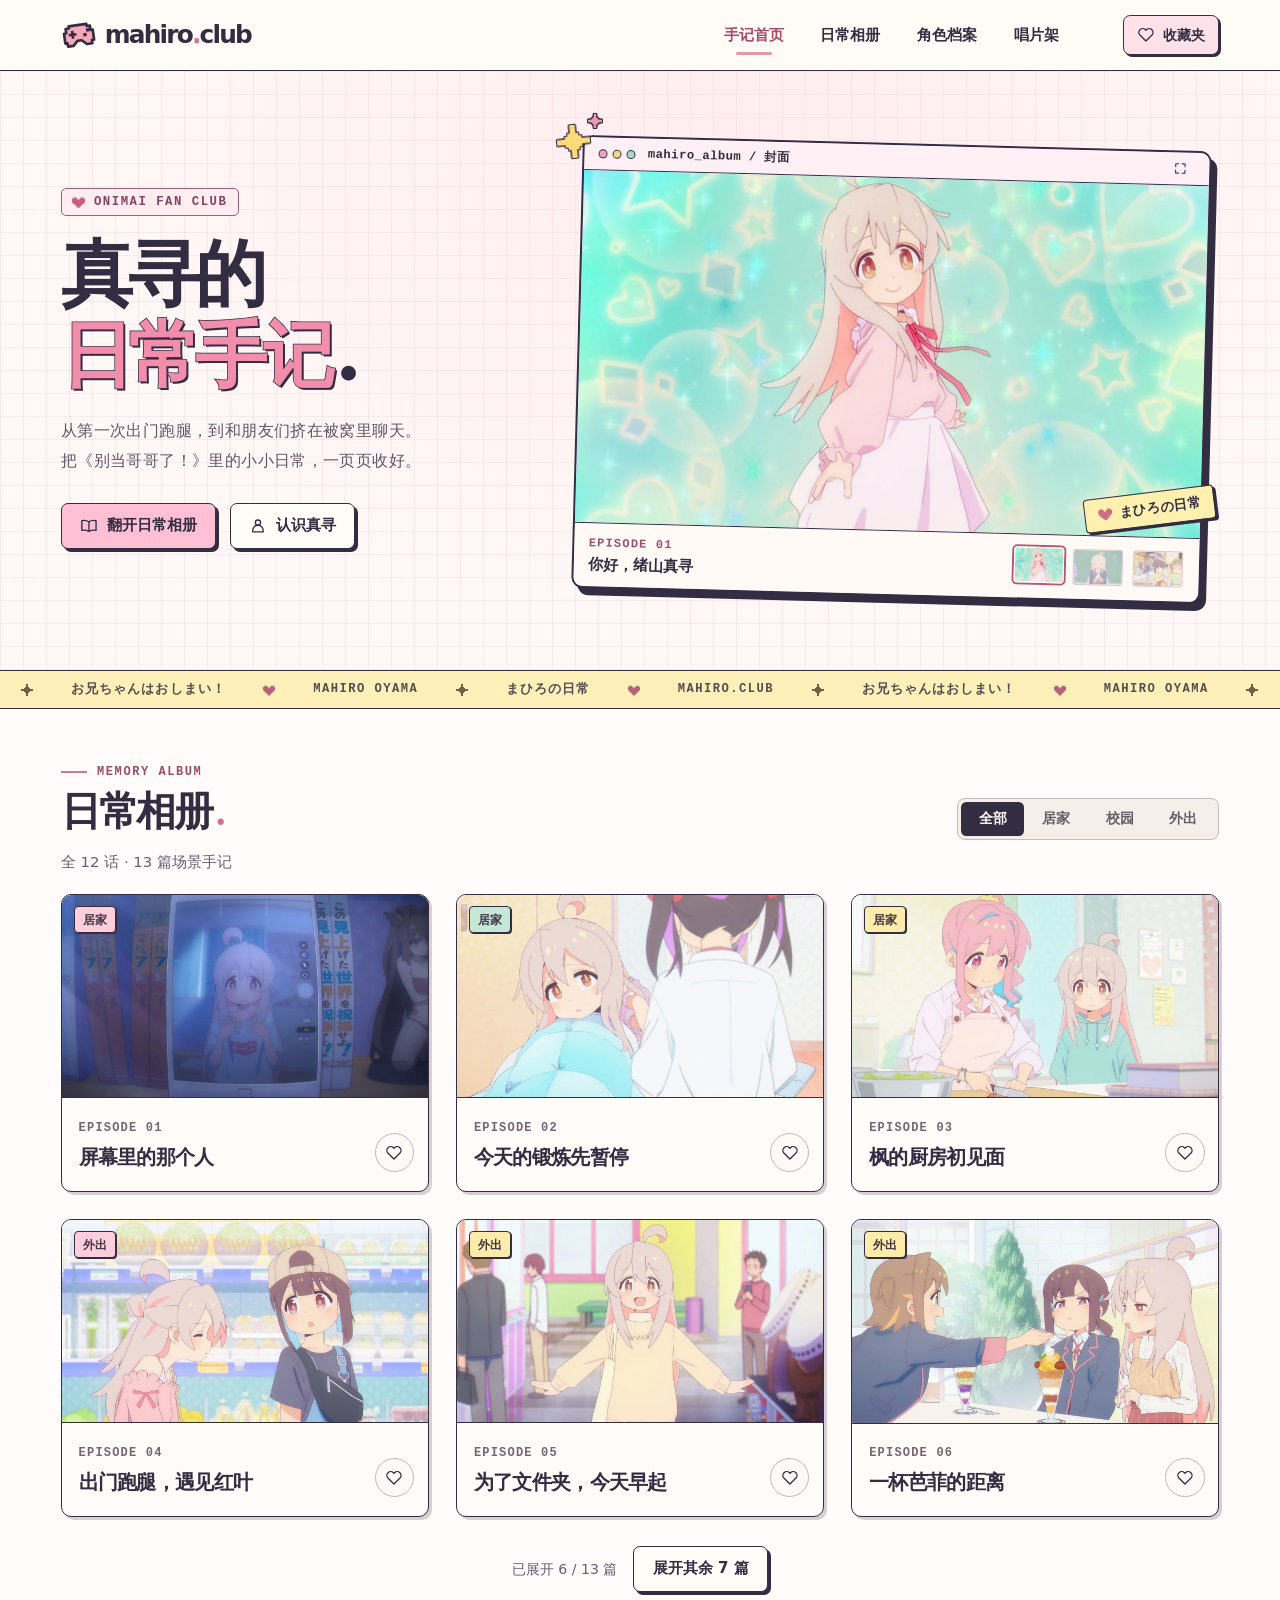
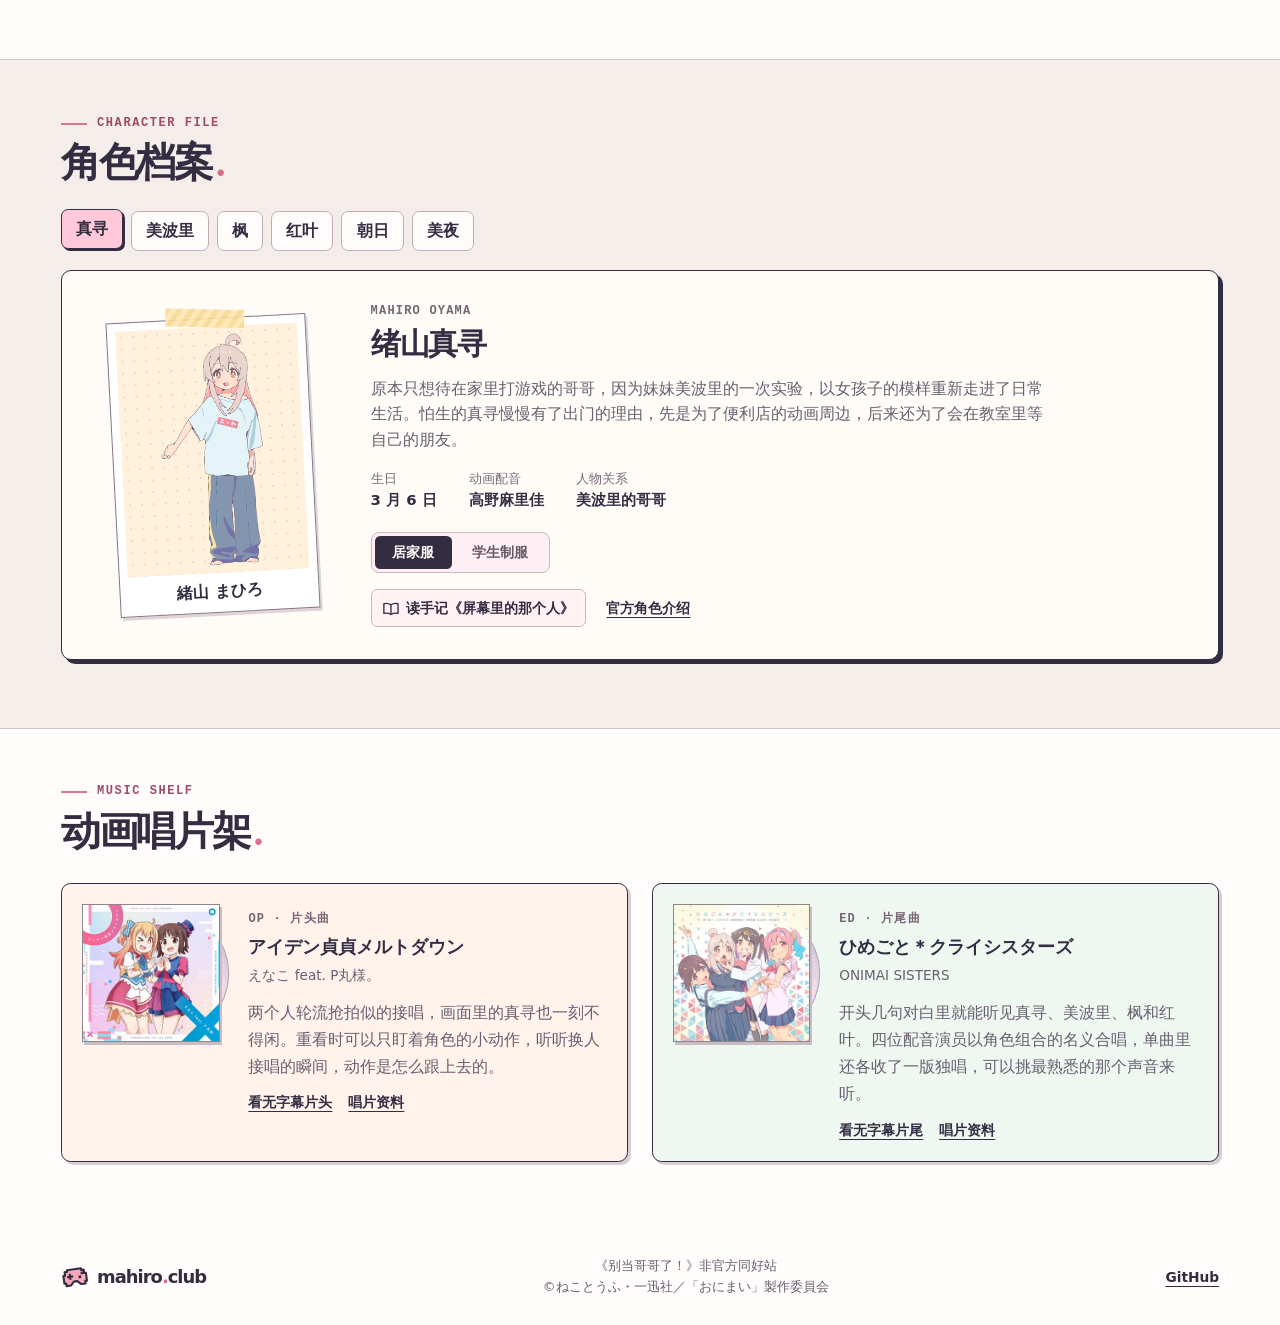
<file: public/index.html>
<!doctype html>
<html lang="zh-CN">
<head>
  <meta charset="utf-8">
  <meta name="viewport" content="width=device-width,initial-scale=1">
  <meta name="theme-color" content="#fff9f4">
  <title>真寻的日常手记 · mahiro.club</title>
  <meta name="description" content="翻开绪山真寻的日常手记。在《别当哥哥了！》非官方同好站里，翻阅全 12 话的场景手记，认识真寻与伙伴们，收藏喜欢的动画瞬间。">
  <meta property="og:type" content="website">
  <meta property="og:locale" content="zh_CN">
  <meta property="og:title" content="真寻的日常手记 · mahiro.club">
  <meta property="og:description" content="从第一次出门跑腿，到和朋友们挤在被窝里聊天。翻开绪山真寻的动画日常手记。">
  <meta property="og:image" content="https://mahiro.club/assets/cover.webp">
  <meta property="og:url" content="https://mahiro.club/">
  <link rel="canonical" href="https://mahiro.club/">
  <link rel="icon" type="image/svg+xml" href="assets/icon.svg">
  <link rel="preload" as="image" href="assets/cover.webp" fetchpriority="high">
  <link rel="stylesheet" href="style.css">
  <script src="app.js" defer></script>
</head>
<body>
  <svg xmlns="http://www.w3.org/2000/svg" class="symbols" aria-hidden="true">
    <symbol id="i-pad" viewBox="0 0 32 26"><path d="M8 4h16v2h3v4h2v9h-2v3h-5l-4-4h-4l-4 4H5v-3H3v-9h2V6h3Z" fill="#f6a9bb" stroke="currentColor" stroke-width="2.4" stroke-linejoin="round"/><path d="M7 12h7m-3.5-3.5v7" fill="none" stroke="currentColor" stroke-width="2.4"/><path d="M20 12h3v3h-3zm3-4h3v3h-3z" fill="currentColor"/></symbol>
    <symbol id="i-heart" viewBox="0 0 24 24"><path d="M12 20 3.9 12.2a5.2 5.2 0 0 1 7.4-7.3l.7.8.7-.8a5.2 5.2 0 0 1 7.4 7.3Z"/></symbol>
    <symbol id="i-book" viewBox="0 0 24 24"><path d="M12 6.5C9 4.5 6 4.2 2.5 5v13c4-.8 6.4-.4 9.5 1.5 3.1-1.9 5.5-2.3 9.5-1.5V5c-3.5-.8-6.5-.5-9.5 1.5Zm0 0v13"/></symbol>
    <symbol id="i-user" viewBox="0 0 24 24"><circle cx="12" cy="7.5" r="3.5"/><path d="M5 20v-2a7 7 0 0 1 14 0v2Z"/></symbol>
    <symbol id="i-spark" viewBox="0 0 24 24"><path d="m12 2 2.6 7.4L22 12l-7.4 2.6L12 22l-2.6-7.4L2 12l7.4-2.6Z"/></symbol>
    <symbol id="i-x" viewBox="0 0 24 24"><path d="m6 6 12 12M18 6 6 18"/></symbol>
    <symbol id="i-expand" viewBox="0 0 24 24"><path d="M9 4H4v5m11-5h5v5M4 15v5h5m11-5v5h-5"/></symbol>
    <symbol id="i-photo" viewBox="0 0 24 24"><rect x="3" y="4" width="18" height="16" rx="2"/><circle cx="8" cy="9" r="1.4"/><path d="m4 17 5-5 4 4 3-3 5 5"/></symbol>
    <symbol id="i-pixel" viewBox="0 0 20 18"><path d="M2 2h5v2h2v2h2V4h2V2h5v2h2v6h-2v2h-2v2h-2v2h-2v2H8v-2H6v-2H4v-2H2v-2H0V4h2Z" fill="currentColor"/></symbol>
    <symbol id="i-pstar" viewBox="0 0 24 24"><path d="M10 0h4v6h2v2h2v2h6v4h-6v2h-2v2h-2v6h-4v-6H8v-2H6v-2H0v-4h6V8h2V6h2Z" fill="currentColor"/></symbol>
    <symbol id="i-calendar" viewBox="0 0 24 24"><rect x="3" y="5" width="18" height="16" rx="2"/><path d="M7 3v5m10-5v5M3 11h18"/></symbol>
    <symbol id="i-menu" viewBox="0 0 24 24"><path d="M3 6h18M3 12h18M3 18h18"/></symbol>
  </svg>
  <a class="skip" href="#main">跳到正文</a>
  <header>
    <div class="wrap header-inner">
      <a href="#home" class="brand" aria-label="mahiro.club 首页"><svg aria-hidden="true"><use href="#i-pad"/></svg><span>mahiro<span class="brand-dot">.</span>club</span></a>
      <nav aria-label="主导航" id="nav">
        <a href="#home" aria-current="location">手记首页</a><a href="#album">日常相册</a><a href="#profile">角色档案</a><a href="#music">唱片架</a>
      </nav>
      <div class="head-actions">
        <button class="stash" data-stash><svg class="icon"><use href="#i-heart"/></svg><span>收藏夹</span><span class="count" hidden>0</span></button>
        <button class="menu icon-button" aria-controls="nav" aria-expanded="false" aria-label="展开导航"><svg class="icon"><use href="#i-menu"/></svg></button>
      </div>
    </div>
  </header>
  <main id="main">
    <section class="hero" id="home" aria-labelledby="cover-title">
      <div class="wrap hero-layout">
        <div class="hero-copy">
          <div class="intro-label"><svg class="pixel"><use href="#i-pixel"/></svg> ONIMAI FAN CLUB</div>
          <h1 id="cover-title">真寻的<br><span>日常手记</span><i aria-hidden="true">.</i></h1>
          <p>从第一次出门跑腿，到和朋友们挤在被窝里聊天。<br>把《别当哥哥了！》里的小小日常，一页页收好。</p>
          <div class="hero-actions"><a class="button primary" href="#album"><svg class="icon"><use href="#i-book"/></svg>翻开日常相册</a><a class="button secondary" href="#profile"><svg class="icon"><use href="#i-user"/></svg>认识真寻</a></div>
        </div>
        <div class="cover-art" role="group" aria-label="精选封面">
          <svg class="shine s1" aria-hidden="true"><use href="#i-pstar"/></svg><svg class="shine s2" aria-hidden="true"><use href="#i-pstar"/></svg>
          <figure class="window">
            <figcaption class="window-top"><span class="lights" aria-hidden="true"><i></i><i></i><i></i></span><span>mahiro_album / 封面</span><button class="expand" aria-label="查看封面剧照" data-open="cover"><svg class="icon"><use href="#i-expand"/></svg></button></figcaption>
            <div class="cover-photo picture-stack"><img id="cover-image" src="assets/cover.webp" alt="绪山真寻穿着带红色蝴蝶结的粉色上衣，在薄荷绿的星星和爱心前回头微笑。" width="1280" height="720" fetchpriority="high"></div>
            <div class="contact-strip" hidden>
              <div class="cover-caption" aria-live="polite" aria-atomic="true"><span class="entry-name" id="cover-episode">EPISODE 01</span><strong id="cover-name">你好，绪山真寻</strong></div>
              <div class="cover-choices" role="group" aria-label="选择封面画面">
                <button data-cover="cover" aria-pressed="true" aria-label="封面：你好，绪山真寻"><img src="assets/cover.webp" alt="" width="72" height="42"></button>
                <button data-cover="school" aria-pressed="false" aria-label="封面：又一次，自我介绍"><img src="assets/school.webp" alt="" width="72" height="42"></button>
                <button data-cover="spring-trip" aria-pressed="false" aria-label="封面：穿着浴衣，慢慢走"><img src="assets/spring-trip.webp" alt="" width="72" height="42"></button>
              </div>
            </div>
          </figure>
          <div class="sticker" aria-hidden="true"><svg><use href="#i-pixel"/></svg>まひろの日常</div>
        </div>
      </div>
    </section>
    <div class="ribbon" aria-hidden="true"><div class="ribbon-track"><svg><use href="#i-pstar"/></svg><span>お兄ちゃんはおしまい！</span><svg><use href="#i-pixel"/></svg><b>MAHIRO OYAMA</b><svg><use href="#i-pstar"/></svg><span>まひろの日常</span><svg><use href="#i-pixel"/></svg><b>MAHIRO.CLUB</b><svg><use href="#i-pstar"/></svg><span>お兄ちゃんはおしまい！</span><svg><use href="#i-pixel"/></svg><b>MAHIRO OYAMA</b><svg><use href="#i-pstar"/></svg></div></div>
    <section class="album section wrap" id="album" aria-labelledby="album-title">
      <div class="section-head"><div><div class="eyebrow"><span></span> MEMORY ALBUM</div><h2 id="album-title">日常相册<span class="heading-dot">.</span></h2></div>
      <div class="filters album-filters" role="group" aria-label="筛选相册"><button aria-pressed="true" data-filter="all">全部</button><button aria-pressed="false" data-filter="home">居家</button><button aria-pressed="false" data-filter="school">校园</button><button aria-pressed="false" data-filter="out">外出</button></div></div>
      <p class="album-intro">全 12 话 · 13 篇场景手记</p>
      <div class="cards" id="album-cards">
        <article class="card" data-id="mirror" data-category="home" data-episode="01" data-story="午睡醒来，真寻拿起平板，画面里却多了一张完全陌生的脸。呆毛跟着自己动，表情也一模一样。直到美波里来解释昨晚那杯饮料，真寻才意识到，今天最难认出来的人居然是自己。">
          <a class="card-link" href="assets/mirror.webp" data-open="mirror">
            <div class="thumb"><img src="assets/mirror.webp" alt="平板的拍摄画面里，真寻愣愣地看着自己" loading="lazy" width="1280" height="720"><span class="tag pink">居家</span></div>
            <div class="card-text"><span class="entry-name">EPISODE 01</span><h3>屏幕里的那个人</h3></div>
          </a>
          <button class="save icon-button" data-save="mirror" aria-label="收藏《屏幕里的那个人》" aria-pressed="false"><svg class="icon"><use href="#i-heart"/></svg></button>
        </article>
        <article class="card" data-id="rest" data-category="home" data-episode="02" data-story="为了找回从前的体力，真寻给自己布置了肌肉训练，身体却没照着计划走。肚子疼得厉害时，是美波里先弄清了缘由。平日里忙着记录变化的研究者，这时候最要紧的工作，是陪在被窝旁边。">
          <a class="card-link" href="assets/rest.webp" data-open="rest">
            <div class="thumb"><img src="assets/rest.webp" alt="真寻裹着蓝色被子，抬头看向守在身边的美波里" loading="lazy" width="1280" height="720"><span class="tag mint">居家</span></div>
            <div class="card-text"><span class="entry-name">EPISODE 02</span><h3>今天的锻炼先暂停</h3></div>
          </a>
          <button class="save icon-button" data-save="rest" aria-label="收藏《今天的锻炼先暂停》" aria-pressed="false"><svg class="icon"><use href="#i-heart"/></svg></button>
        </article>
        <article class="card" data-id="kitchen" data-category="home" data-episode="03" data-story="美波里的老同学枫初次登门，真寻紧张得连话都不敢多说。直到枫系上围裙，手里忙着做饭，嘴上还照顾着身边的人，真寻才敢凑到料理台旁。后来再听她说起化妆，已经是另一种紧张了。">
          <a class="card-link" href="assets/kitchen.webp" data-open="kitchen">
            <div class="thumb"><img src="assets/kitchen.webp" alt="枫系着围裙准备料理，真寻在旁边看着" loading="lazy" width="1280" height="720"><span class="tag butter">居家</span></div>
            <div class="card-text"><span class="entry-name">EPISODE 03</span><h3>枫的厨房初见面</h3></div>
          </a>
          <button class="save icon-button" data-save="kitchen" aria-label="收藏《枫的厨房初见面》" aria-pressed="false"><svg class="icon"><use href="#i-heart"/></svg></button>
        </article>
        <article class="card" data-id="errand" data-category="out" data-episode="04" data-story="第一次一个人出门买东西，连货架都像是陌生地图。幸好有人停下来搭了一把手。对真寻来说，这趟跑腿带回家的，还有一个新朋友。">
          <a class="card-link" href="assets/errand.webp" data-open="errand">
            <div class="thumb"><img src="assets/errand.webp" alt="真寻与红叶站在超市的货架前" loading="lazy" width="1280" height="720"><span class="tag pink">外出</span></div>
            <div class="card-text"><span class="entry-name">EPISODE 04</span><h3>出门跑腿，遇见红叶</h3></div>
          </a>
          <button class="save icon-button" data-save="errand" aria-label="收藏《出门跑腿，遇见红叶》" aria-pressed="false"><svg class="icon"><use href="#i-heart"/></svg></button>
        </article>
        <article class="card" data-id="arcade" data-category="out" data-episode="05" data-story="真寻破天荒地早早吃完早餐。美波里感动的是哥哥居然主动出门，真寻惦记的却是便利店限量的动画文件夹。东西到手，回家路上又撞见熟悉的音游机台，这趟小小远征一下有了返场。">
          <a class="card-link" href="assets/arcade.webp" data-open="arcade">
            <div class="thumb"><img src="assets/arcade.webp" alt="真寻找到了街机厅里的音乐游戏机" loading="lazy" width="1280" height="720"><span class="tag butter">外出</span></div>
            <div class="card-text"><span class="entry-name">EPISODE 05</span><h3>为了文件夹，今天早起</h3></div>
          </a>
          <button class="save icon-button" data-save="arcade" aria-label="收藏《为了文件夹，今天早起》" aria-pressed="false"><svg class="icon"><use href="#i-heart"/></svg></button>
        </article>
        <article class="card" data-id="parfait" data-category="out" data-episode="06" data-story="第一次和红叶的同学们出门，真寻一路都绷着神经。等芭菲端上桌，面前的陌生人也慢慢变成了可以一起分甜点的朋友。">
          <a class="card-link" href="assets/parfait.webp" data-open="parfait">
            <div class="thumb"><img src="assets/parfait.webp" alt="真寻和朋友们坐在摆着芭菲的桌边" loading="lazy" width="1280" height="720"><span class="tag butter">外出</span></div>
            <div class="card-text"><span class="entry-name">EPISODE 06</span><h3>一杯芭菲的距离</h3></div>
          </a>
          <button class="save icon-button" data-save="parfait" aria-label="收藏《一杯芭菲的距离》" aria-pressed="false"><svg class="icon"><use href="#i-heart"/></svg></button>
        </article>
        <article class="card" data-id="school" data-category="school" data-episode="06" data-story="黑板上写着自己的名字，面前是一整间教室的新同学。真寻穿着美波里从前的制服，重新站到了讲台前。好在抬起头时，已经能找到熟悉的脸了。">
          <a class="card-link" href="assets/school.webp" data-open="school">
            <div class="thumb"><img src="assets/school.webp" alt="穿上制服的真寻站在写有自己名字的黑板前" loading="lazy" width="1280" height="720"><span class="tag mint">校园</span></div>
            <div class="card-text"><span class="entry-name">EPISODE 06</span><h3>又一次，自我介绍</h3></div>
          </a>
          <button class="save icon-button" data-save="school" aria-label="收藏《又一次，自我介绍》" aria-pressed="false"><svg class="icon"><use href="#i-heart"/></svg></button>
        </article>
        <article class="card" data-id="exam" data-category="school" data-episode="07" data-story="真寻做练习册时还挺有把握，偏偏考试那天的阳光太好。等她从座位上醒来，卷子已经要收了。放在从前一定想逃回家的补习，现在倒有人能一起去了。">
          <a class="card-link" href="assets/exam.webp" data-open="exam">
            <div class="thumb"><img src="assets/exam.webp" alt="真寻在教室里与同学们交谈" loading="lazy" width="1280" height="720"><span class="tag pink">校园</span></div>
            <div class="card-text"><span class="entry-name">EPISODE 07</span><h3>考卷上的空白</h3></div>
          </a>
          <button class="save icon-button" data-save="exam" aria-label="收藏《考卷上的空白》" aria-pressed="false"><svg class="icon"><use href="#i-heart"/></svg></button>
        </article>
        <article class="card" data-id="sleepover" data-category="home" data-episode="08" data-story="原本打算把假期交给游戏，结果红叶、朝日和美夜全来了。房间还是那个房间，多了几个争着说话的人，连熟悉的游戏也有了新的乐趣。">
          <a class="card-link" href="assets/sleepover.webp" data-open="sleepover">
            <div class="thumb"><img src="assets/sleepover.webp" alt="朋友们穿着睡衣围在真寻身边" loading="lazy" width="1280" height="720"><span class="tag butter">居家</span></div>
            <div class="card-text"><span class="entry-name">EPISODE 08</span><h3>今晚，谁也不许早睡</h3></div>
          </a>
          <button class="save icon-button" data-save="sleepover" aria-label="收藏《今晚，谁也不许早睡》" aria-pressed="false"><svg class="icon"><use href="#i-heart"/></svg></button>
        </article>
        <article class="card" data-id="new-year" data-category="out" data-episode="09" data-story="圣诞节刚过去，新年的神社又热闹起来。真寻跟着美波里去初诣，在人群里碰见了枫和红叶。一年里认识的人，如今也成了一起迎接新年的人。">
          <a class="card-link" href="assets/new-year.webp" data-open="new-year">
            <div class="thumb"><img src="assets/new-year.webp" alt="初诣时，枫和美波里在人群中与伙伴们相遇" loading="lazy" width="1280" height="720"><span class="tag mint">外出</span></div>
            <div class="card-text"><span class="entry-name">EPISODE 09</span><h3>新年，神社见</h3></div>
          </a>
          <button class="save icon-button" data-save="new-year" aria-label="收藏《新年，神社见》" aria-pressed="false"><svg class="icon"><use href="#i-heart"/></svg></button>
        </article>
        <article class="card" data-id="bookshop" data-category="out" data-episode="10" data-story="替美波里去书店跑腿时，真寻撞见了乔装打扮的美夜。在教室里总是安安静静看着朋友们的那个人，这回先被别人认了出来。在同一家书店里，每个人都有自己的目的地。">
          <a class="card-link" href="assets/bookshop.webp" data-open="bookshop">
            <div class="thumb"><img src="assets/bookshop.webp" alt="戴着眼镜的美夜站在书店的书架间" loading="lazy" width="1280" height="720"><span class="tag mint">外出</span></div>
            <div class="card-text"><span class="entry-name">EPISODE 10</span><h3>书架之间的熟面孔</h3></div>
          </a>
          <button class="save icon-button" data-save="bookshop" aria-label="收藏《书架之间的熟面孔》" aria-pressed="false"><svg class="icon"><use href="#i-heart"/></svg></button>
        </article>
        <article class="card" data-id="birthday" data-category="home" data-episode="11" data-story="朋友们突然开始躲着真寻，连平时最藏不住话的朝日都守住了秘密。等大家在绪山家把蛋糕端出来，前几天吞吞吐吐的话才算有了答案。枫被打工绊住了脚，她准备的有色润唇膏还是到了。">
          <a class="card-link" href="assets/birthday.webp" data-open="birthday">
            <div class="thumb"><img src="assets/birthday.webp" alt="生日蛋糕上摆着水果和写有生日祝福的巧克力牌" loading="lazy" width="1280" height="720"><span class="tag pink">居家</span></div>
            <div class="card-text"><span class="entry-name">EPISODE 11</span><h3>蛋糕端上来之前</h3></div>
          </a>
          <button class="save icon-button" data-save="birthday" aria-label="收藏《蛋糕端上来之前》" aria-pressed="false"><svg class="icon"><use href="#i-heart"/></svg></button>
        </article>
        <article class="card" data-id="spring-trip" data-category="out" data-episode="12" data-story="春假前随口说起的旅行，真的成了两天一夜的温泉行。真寻原本还想在旅馆里躺着，转眼就换上浴衣，跟着朋友们走进街巷。第一话里连门都懒得出的那个人，如今也出现在大家的旅行风景里。">
          <a class="card-link" href="assets/spring-trip.webp" data-open="spring-trip">
            <div class="thumb"><img src="assets/spring-trip.webp" alt="朝日和红叶穿着浴衣在温泉街品尝小吃，真寻和伙伴们跟在后面" loading="lazy" width="1280" height="720"><span class="tag mint">外出</span></div>
            <div class="card-text"><span class="entry-name">EPISODE 12</span><h3>穿着浴衣，慢慢走</h3></div>
          </a>
          <button class="save icon-button" data-save="spring-trip" aria-label="收藏《穿着浴衣，慢慢走》" aria-pressed="false"><svg class="icon"><use href="#i-heart"/></svg></button>
        </article>
      </div>
      <div class="album-more" hidden><span id="album-extent"></span><button class="button secondary" data-expand-album aria-controls="album-cards" aria-expanded="false">展开其余手记</button></div>
    </section>
    <section class="profile-section" id="profile" aria-labelledby="profile-title">
      <div class="wrap section">
        <div class="eyebrow"><span></span> CHARACTER FILE</div>
        <h2 id="profile-title">角色档案<span class="heading-dot">.</span></h2>
        <div class="cast-select" role="group" aria-label="选择角色" hidden>
          <button data-person="mahiro" aria-controls="profile-mahiro" aria-pressed="true">真寻</button>
          <button data-person="mihari" aria-controls="profile-mihari" aria-pressed="false">美波里</button>
          <button data-person="kaede" aria-controls="profile-kaede" aria-pressed="false">枫</button>
          <button data-person="momiji" aria-controls="profile-momiji" aria-pressed="false">红叶</button>
          <button data-person="asahi" aria-controls="profile-asahi" aria-pressed="false">朝日</button>
          <button data-person="miyo" aria-controls="profile-miyo" aria-pressed="false">美夜</button>
        </div>
        <div class="profile-stage">
        <article class="profile-panel" id="profile-mahiro" data-profile="mahiro" aria-labelledby="name-mahiro">
          <div class="portrait"><div class="portrait-photo picture-stack"><img id="costume" src="assets/loungewear.webp" loading="lazy" alt="绪山真寻的动画官方立绘" width="360" height="640"></div><span lang="ja">緒山 まひろ</span></div>
          <div class="bio">
            <div class="entry-name">MAHIRO OYAMA</div><h3 id="name-mahiro">绪山真寻</h3>
            <p>原本只想待在家里打游戏的哥哥，因为妹妹美波里的一次实验，以女孩子的模样重新走进了日常生活。怕生的真寻慢慢有了出门的理由，先是为了便利店的动画周边，后来还为了会在教室里等自己的朋友。</p>
            <dl><div><dt>生日</dt><dd>3 月 6 日</dd></div><div><dt>动画配音</dt><dd>高野麻里佳</dd></div><div><dt>人物关系</dt><dd>美波里的哥哥</dd></div></dl>
              <div class="costume-row"><div class="filters" role="group" aria-label="切换角色服装"><button data-costume="loungewear" aria-pressed="true">居家服</button><button data-costume="uniform" aria-pressed="false">学生制服</button></div></div>
            <div class="profile-links"><button class="related-entry" data-open="mirror"><svg class="icon" aria-hidden="true"><use href="#i-book"/></svg>读手记《屏幕里的那个人》</button><a href="https://onimai.jp/character/mahiro.html" class="source-link">官方角色介绍</a></div>
          </div>
        </article>
        <article class="profile-panel" id="profile-mihari" data-profile="mihari" aria-labelledby="name-mihari">
          <div class="portrait"><div class="portrait-photo picture-stack"><img src="assets/mihari.webp" loading="lazy" alt="绪山美波里的动画官方立绘" width="360" height="640"></div><span lang="ja">緒山 みはり</span></div>
          <div class="bio">
            <div class="entry-name">MIHARI OYAMA</div><h3 id="name-mihari">绪山美波里</h3>
            <p>美波里跳级进了大学，学生时代也跑出过好成绩。实验是她的主意，照顾哥哥也是她的日常。真寻主动早起出门买周边时，两个人惦记的完全是不同的事，美波里却一样高兴得掉眼泪。</p>
            <dl><div><dt>生日</dt><dd>4 月 22 日</dd></div><div><dt>动画配音</dt><dd>石原夏织</dd></div><div><dt>人物关系</dt><dd>真寻的妹妹</dd></div></dl>
            <div class="profile-links"><button class="related-entry" data-open="arcade"><svg class="icon" aria-hidden="true"><use href="#i-book"/></svg>读手记《为了文件夹，今天早起》</button><a href="https://onimai.jp/character/mihari.html" class="source-link">官方角色介绍</a></div>
          </div>
        </article>
        <article class="profile-panel" id="profile-kaede" data-profile="kaede" aria-labelledby="name-kaede">
          <div class="portrait"><div class="portrait-photo picture-stack"><img src="assets/kaede.webp" loading="lazy" alt="穗月枫的动画官方立绘" width="360" height="640"></div><span lang="ja">穂月 かえで</span></div>
          <div class="bio">
            <div class="entry-name">KAEDE HOZUKI</div><h3 id="name-kaede">穗月枫</h3>
            <p>枫会做饭，喜欢打扮，也很会带第一次尝试的人一起玩。照顾妹妹红叶练出来的本事，用在拘谨的真寻身上也很自然。想认识这位看着张扬、待人却细心的姐姐，可以从她第一次在绪山家下厨看起。</p>
            <dl><div><dt>生日</dt><dd>9 月 12 日</dd></div><div><dt>动画配音</dt><dd>金元寿子</dd></div><div><dt>人物关系</dt><dd>红叶的姐姐、美波里的老同学</dd></div></dl>
            <div class="profile-links"><button class="related-entry" data-open="kitchen"><svg class="icon" aria-hidden="true"><use href="#i-book"/></svg>读手记《枫的厨房初见面》</button><a href="https://onimai.jp/character/kaede.html" class="source-link">官方角色介绍</a></div>
          </div>
        </article>
        <article class="profile-panel" id="profile-momiji" data-profile="momiji" aria-labelledby="name-momiji">
          <div class="portrait"><div class="portrait-photo picture-stack"><img src="assets/momiji.webp" loading="lazy" alt="穗月红叶的动画官方立绘" width="360" height="640"></div><span lang="ja">穂月 もみじ</span></div>
          <div class="bio">
            <div class="entry-name">MOMIJI HOZUKI</div><h3 id="name-momiji">穗月红叶</h3>
            <p>红叶喜欢行动方便的打扮。她和真寻认识的地方是超市，那时的两人连同学都还算不上。她伸手帮了一次忙，后来又带着朝日和美夜来敲绪山家的门，真寻的朋友圈便从这里一点点变大。</p>
            <dl><div><dt>生日</dt><dd>10 月 20 日</dd></div><div><dt>动画配音</dt><dd>津田美波</dd></div><div><dt>人物关系</dt><dd>枫的妹妹、真寻的同学</dd></div></dl>
            <div class="profile-links"><button class="related-entry" data-open="errand"><svg class="icon" aria-hidden="true"><use href="#i-book"/></svg>读手记《出门跑腿，遇见红叶》</button><a href="https://onimai.jp/character/momiji.html" class="source-link">官方角色介绍</a></div>
          </div>
        </article>
        <article class="profile-panel" id="profile-asahi" data-profile="asahi" aria-labelledby="name-asahi">
          <div class="portrait"><div class="portrait-photo picture-stack"><img src="assets/asahi.webp" loading="lazy" alt="樱花朝日的动画官方立绘" width="360" height="640"></div><span lang="ja">桜花 あさひ</span></div>
          <div class="bio">
            <div class="entry-name">ASAHI OHKA</div><h3 id="name-asahi">樱花朝日</h3>
            <p>朝日习惯给别人起昵称，想到什么就说什么。运动场上她总有使不完的劲，碰到考试却会一下蔫下来。有她在，连补习都能变成和朋友多待一会儿的理由。</p>
            <dl><div><dt>生日</dt><dd>5 月 5 日</dd></div><div><dt>动画配音</dt><dd>优木加奈</dd></div><div><dt>人物关系</dt><dd>红叶、美夜和真寻的同学</dd></div></dl>
            <div class="profile-links"><button class="related-entry" data-open="exam"><svg class="icon" aria-hidden="true"><use href="#i-book"/></svg>读手记《考卷上的空白》</button><a href="https://onimai.jp/character/asahi.html" class="source-link">官方角色介绍</a></div>
          </div>
        </article>
        <article class="profile-panel" id="profile-miyo" data-profile="miyo" aria-labelledby="name-miyo">
          <div class="portrait"><div class="portrait-photo picture-stack"><img src="assets/miyo.webp" loading="lazy" alt="室崎美夜的动画官方立绘" width="360" height="640"></div><span lang="ja">室崎 みよ</span></div>
          <div class="bio">
            <div class="entry-name">MIYO MUROSAKI</div><h3 id="name-miyo">室崎美夜</h3>
            <p>美夜说话轻，喜欢观察身边的朋友。比起冲进热闹中央，她常常更享受看着大家凑在一起的样子。书店里的那次偶遇难得把镜头转向她自己，原来安静的同学也有想藏好的小爱好。</p>
            <dl><div><dt>生日</dt><dd>6 月 18 日</dd></div><div><dt>动画配音</dt><dd>日冈夏美</dd></div><div><dt>人物关系</dt><dd>红叶、朝日和真寻的同学</dd></div></dl>
            <div class="profile-links"><button class="related-entry" data-open="bookshop"><svg class="icon" aria-hidden="true"><use href="#i-book"/></svg>读手记《书架之间的熟面孔》</button><a href="https://onimai.jp/character/miyo.html" class="source-link">官方角色介绍</a></div>
          </div>
        </article>
        </div>
      </div>
    </section>
    <section class="section wrap music-section" id="music" aria-labelledby="music-title">
      <div class="eyebrow"><span></span> MUSIC SHELF</div>
      <h2 id="music-title">动画唱片架<span class="heading-dot">.</span></h2>
      <div class="records">
        <article class="record">
          <div class="record-sleeve"><img src="assets/opening.webp" alt="动画片头曲通常盘封面" width="320" height="320" loading="lazy"></div>
          <div><span class="entry-name">OP · 片头曲</span><h3 lang="ja">アイデン貞貞メルトダウン</h3>
            <p class="artist" lang="ja">えなこ feat. P丸様。</p><p>两个人轮流抢拍似的接唱，画面里的真寻也一刻不得闲。重看时可以只盯着角色的小动作，听听换人接唱的瞬间，动作是怎么跟上去的。</p>
            <div class="record-links"><a href="https://youtu.be/cHcMHceZEuk">看无字幕片头</a><a href="https://onimai.jp/music/op.html">唱片资料</a></div>
          </div>
        </article>
        <article class="record">
          <div class="record-sleeve"><img src="assets/ending.webp" alt="ONIMAI SISTERS 片尾曲唱片封面" width="320" height="320" loading="lazy"></div>
          <div><span class="entry-name">ED · 片尾曲</span><h3 lang="ja">ひめごと＊クライシスターズ</h3>
            <p class="artist">ONIMAI SISTERS</p><p>开头几句对白里就能听见真寻、美波里、枫和红叶。四位配音演员以角色组合的名义合唱，单曲里还各收了一版独唱，可以挑最熟悉的那个声音来听。</p>
            <div class="record-links"><a href="https://youtu.be/qrgaRfJUSyY">看无字幕片尾</a><a href="https://onimai.jp/music/ed.html">唱片资料</a></div>
          </div>
        </article>
      </div>
    </section>
  </main>
  <footer><div class="wrap footer-inner"><a href="#home" class="brand"><svg aria-hidden="true"><use href="#i-pad"/></svg><span>mahiro<span class="brand-dot">.</span>club</span></a><p>《别当哥哥了！》非官方同好站<br>©ねことうふ・一迅社／「おにまい」製作委員会</p><a class="foot-link" href="https://github.com/Xenon-XG/mahiro.club">GitHub</a></div></footer>
  <dialog id="viewer" aria-labelledby="dialog-title"><div class="dialog-frame"><div class="dialog-bar"><span id="dialog-label">MAHIRO.CLUB</span><button class="icon-button" data-close aria-label="关闭窗口"><svg class="icon"><use href="#i-x"/></svg></button></div><div id="dialog-body"></div></div></dialog>
  <span class="sr-only" role="status" id="status"></span>
</body></html>
</file>
<file: public/style.css>
:root{color-scheme:light;--ink:#332d42;--muted:#685f70;--paper:#fffcf7;--rose:#e57894;--pink:#fac7d2;--yellow:#fff0ae;--line:#d5cbd0;--sans:"DM Sans",system-ui,-apple-system,"PingFang SC","Microsoft YaHei","Noto Sans CJK SC",sans-serif;--mono:"SFMono-Regular",Consolas,"Liberation Mono",monospace}
*{box-sizing:border-box}
html{scroll-behavior:smooth;scroll-padding-top:5.7rem}
body{margin:0;background:var(--paper);color:var(--ink);font:1rem/1.6 var(--sans);-webkit-font-smoothing:antialiased}
a{color:inherit;text-decoration:none}
button{font:inherit;color:inherit;cursor:pointer}
button,a{touch-action:manipulation}
button{border:0;background:none}
button:focus-visible,a:focus-visible{outline:3px solid #28687a;outline-offset:4px}
[hidden]{display:none!important}
img{max-width:100%;display:block}
svg.icon{width:1.12rem;height:1.12rem;stroke:currentColor;fill:none;stroke-width:1.8;stroke-linecap:round;stroke-linejoin:round;flex:none}
.symbols{position:absolute;width:0;height:0;overflow:hidden;pointer-events:none}
.wrap{width:min(1184px,calc(100% - 9.5%));margin-inline:auto}
.sr-only,.skip:not(:focus){position:absolute;width:1px;height:1px;padding:0;margin:-1px;overflow:hidden;clip-path:inset(50%);white-space:nowrap}
.skip:focus{position:fixed;left:.5rem;top:.5rem;background:white;padding:.6rem 1rem;z-index:20}
header{position:sticky;top:0;z-index:8;background:#fffcf8f7;border-bottom:1.5px solid var(--ink)}
.header-inner,.head-actions,.brand,nav,.stash,.button,.intro-label,.eyebrow,.hero-actions,.filters,.ribbon-track,.window-top,.section-head,.footer-inner,.dialog-bar{display:flex;align-items:center}
.header-inner{min-height:70px;justify-content:space-between;position:relative;gap:2rem}
.brand{font-family:"Arial Rounded MT Bold","Trebuchet MS",system-ui,sans-serif;font-size:1.55rem;font-weight:900;letter-spacing:-1.8px;line-height:1;gap:.52rem;white-space:nowrap}
.brand svg{width:2.23rem;height:2rem;transform:rotate(-8deg)}
.brand-dot,.heading-dot{color:#d56f8c}
nav{gap:2.3rem;margin-left:auto;margin-right:2rem}
nav a{position:relative;font-weight:650;font-size:.94rem;padding:1.3rem 0}
nav a[aria-current]{color:#ab4969}
.stash{gap:.48rem;border:1.5px solid var(--ink);border-radius:.45rem;padding:.45rem .83rem;min-height:37px;font-weight:700;font-size:.89rem;background:#ffe2e9;box-shadow:2px 2px var(--ink)}
.count{font:700 .8rem var(--mono);border-radius:20px;background:white;padding:.15rem .32rem}
.menu{display:none!important}
.hero{position:relative;overflow:hidden;background-color:#fff9f3;background-image:linear-gradient(90deg,rgba(181,153,162,.15) 1px,transparent 1px),linear-gradient(rgba(181,153,162,.15) 1px,transparent 1px);background-size:23px 23px;isolation:isolate}
.hero::before{content:"";position:absolute;z-index:-1;inset:0;background:radial-gradient(ellipse at 58% 15%,rgba(255,218,225,.38),transparent 65%)}
.hero-layout{display:grid;grid-template-columns:.84fr 1.16fr;align-items:center;gap:clamp(2rem,4vw,4.3rem);padding-block:clamp(3.3rem,5vw,5rem) clamp(3.8rem,5.3vw,5.3rem)}
.intro-label{display:inline-flex;gap:.55rem;background:#ffedf1;border:1.3px solid #9a6276;border-radius:5px;padding:.36rem .65rem;color:#84445e;font:700 .77rem/1.2 var(--mono);letter-spacing:1.5px}
.intro-label .pixel{width:13px;height:12px;color:#c95d7c}
h1,h2,h3,p,figure,dl,dd{margin:0}
h1{font-weight:950;font-size:clamp(3.9rem,5.65vw,5.15rem);line-height:1.13;letter-spacing:-.065em;margin:1.08rem 0 1.12rem}
h1 span{color:#e3889e;-webkit-text-stroke:1.5px var(--ink);paint-order:stroke fill;text-shadow:2.1px 2.1px var(--ink)}
h1 i{font-family:Georgia,serif;font-style:normal;color:var(--ink);margin-left:.11em}
.hero-copy p{color:#5f5766;line-height:1.95;letter-spacing:.025em;font-size:clamp(.98rem,1.2vw,1.06rem)}
.hero-actions{gap:.85rem;flex-wrap:wrap;margin-top:1.6rem}
.button{justify-content:center;gap:.55rem;border:1.5px solid var(--ink);border-radius:7px;padding:.71rem 1.15rem;font-weight:750;font-size:.94rem;line-height:1.45;box-shadow:3px 3px var(--ink);transition:transform .16s,box-shadow .16s}
.primary{background:#fac1d0}
.secondary{background:#fffdf8}
.cover-art{position:relative;isolation:isolate;min-width:0;margin:.5rem .8rem .4rem 0}
.window{position:relative;border:2px solid var(--ink);border-radius:11px;overflow:hidden;background:#dcd4e9;box-shadow:6px 7px 0 var(--ink);transform:rotate(1.5deg)}
.window-top{gap:.8rem;border-bottom:1.5px solid var(--ink);padding:.1rem .85rem;height:33px;background:#eee6f2;font:700 .77rem/1 var(--mono);letter-spacing:.03em}
.lights{display:flex;gap:5px}
.lights i{width:9px;height:9px;border-radius:50%;border:1px solid var(--ink);background:#eda4b9}
.lights i:nth-child(2){background:#f5d788}.lights i:last-child{background:#a9d6c8}
.expand{margin-left:auto;display:grid;place-content:center;width:32px;height:30px}
.expand .icon{width:14px;height:14px}

.sticker{display:inline-flex;align-items:center;gap:7px;position:absolute;right:-.65rem;bottom:-.87rem;transform:rotate(-7deg);border:1.5px solid var(--ink);background:var(--yellow);background-clip:padding-box;border-radius:4px;box-shadow:2.5px 2.5px 0 var(--ink);font-size:.84rem;font-weight:800;letter-spacing:.05em;padding:.32rem .82rem}
.sticker svg{width:14px;height:13px;color:#ce6b85}
.shine{position:absolute;z-index:1;pointer-events:none;overflow:visible;color:#ffda78;filter:drop-shadow(1.3px 0 var(--ink)) drop-shadow(-1px 0 var(--ink)) drop-shadow(0 1.3px var(--ink)) drop-shadow(0 -1px var(--ink))}
.s1{width:33px;height:33px;left:-20px;top:-18px;transform:rotate(-6deg)}.s2{width:14px;height:14px;left:11px;top:-29px;color:#ed9ab5}
.ribbon{overflow:hidden;border-block:1.5px solid var(--ink);background:#fff0b9}
.ribbon-track{width:max-content;min-width:100%;justify-content:space-around;gap:clamp(1.2rem,2.1vw,2.4rem);padding:.59rem 1rem;font-weight:750;color:#554b52;line-height:1.4;white-space:nowrap}
.ribbon-track span{font-size:.81rem;letter-spacing:.08em}
.ribbon-track b{font:700 .76rem/1.4 var(--mono);letter-spacing:.12em}
.ribbon svg{width:12px;height:12px;color:#b5637a}
.ribbon svg:nth-of-type(odd){color:#795e45}
.section{padding-block:3.35rem 4.2rem}
.section-head{justify-content:space-between;align-items:flex-end;gap:1rem;margin-bottom:1.42rem}
.eyebrow{gap:.62rem;color:#9b4d67;font:700 .75rem/1.6 var(--mono);letter-spacing:.13em}
.eyebrow span{display:inline-block;width:1.65rem;height:2px;background:#d67791}
h2{font-size:clamp(2.05rem,3.1vw,2.65rem);line-height:1.35;letter-spacing:-.055em;font-weight:900;margin-top:.21rem}
.heading-dot{font-family:Georgia,serif;margin-left:.09em}
.filters{border:1px solid #c6b9c0;border-radius:.5rem;padding:3px;background:#f5eee9;gap:2px}
.filters button{padding:.3rem 1.05rem;border-radius:.33rem;font-size:.88rem;line-height:1.55;font-weight:650;border:1px solid transparent;color:#655b68}
.filters button[aria-pressed=true]{background:var(--ink);color:#fffcf8}
.cards{display:grid;grid-template-columns:repeat(3,minmax(0,1fr));gap:clamp(1rem,2.15vw,1.8rem)}
.card{position:relative;border:1.5px solid var(--ink);border-radius:10px;background:#fffcfa;box-shadow:3px 3px 0 #d9ced3;overflow:hidden;transition:transform .18s,box-shadow .18s}
.card-link{display:block}
.card-link:focus-visible{outline-offset:-4px}
.thumb{position:relative;overflow:hidden;aspect-ratio:1.8;background:#f5e7e5;border-bottom:1.5px solid var(--ink)}
.thumb img{width:100%;height:100%;object-fit:cover;transition:transform .35s}
.tag{position:absolute;left:.75rem;top:.7rem;font-size:.78rem;color:#403644;font-weight:750;line-height:1.4;padding:.22rem .5rem;border:1px solid var(--ink);border-radius:4px;box-shadow:1px 1px var(--ink)}
.pink{background:#ffcedc}.mint{background:#c6e8d8}.butter{background:#ffebaa}
.card-text{padding:.92rem 3.65rem 1.06rem 1.05rem}
.entry-name,.dialog-bar{font:700 .75rem/1.45 var(--mono);letter-spacing:.1em;color:#766573}
.card-text h3{font-size:1.27rem;letter-spacing:-.035em;margin-top:.16rem}
.icon-button{display:inline-grid;place-content:center;width:2.45rem;height:2.45rem;border:1px solid #c3b6be;border-radius:50%;background:#fffaf7}
.save{position:absolute;right:.85rem;bottom:1.17rem}
button[aria-pressed=true] .icon:has(use[href="#i-heart"]){fill:#df7292;stroke:#76445b}
.profile-section{background:#f5edea;border-block:1px solid #d0c4c9}
.profile-panel{display:grid;grid-template-columns:200px minmax(0,1fr);gap:clamp(2rem,4.5vw,4.2rem);align-items:center;margin-top:1.65rem;padding:2rem clamp(1.6rem,4vw,3.5rem);border:1.5px solid var(--ink);box-shadow:4px 4px var(--ink);border-radius:10px;background:#fffcf7}
.portrait{position:relative;transform:rotate(-3deg);border:1.2px solid #857586;padding:8px 8px 0;background:white;text-align:center;box-shadow:2px 3px #e0d4d7}
.portrait::before{content:"";position:absolute;width:40%;height:18px;left:30%;top:-10px;transform:rotate(4deg);background:repeating-linear-gradient(125deg,#f8d993 0 5px,#ffe7b1 5px 10px);opacity:.9}
.portrait img{aspect-ratio:1;object-fit:cover}.portrait span{display:block;padding:.35rem 0 .5rem;font-weight:750}
.bio h3{font-size:1.86rem;letter-spacing:-.035em;margin-bottom:.5rem}
.bio p{color:var(--muted);max-width:42rem}
dl{display:flex;flex-wrap:wrap;gap:.6rem 2rem;margin:1rem 0}
dt{font-size:.8rem;color:#796b78}dd{font-weight:700;font-size:.93rem}
.source-link,.foot-link{font-size:.86rem;text-decoration:underline;text-underline-offset:4px;font-weight:650}
.footer-inner{gap:1.25rem;justify-content:space-between;padding-block:1.7rem}
.footer-inner .brand{font-size:1.12rem;letter-spacing:-1px}.footer-inner .brand svg{width:1.75rem}
footer p{font-size:.8rem;color:var(--muted)}
dialog{color:var(--ink);padding:0;border:1.5px solid var(--ink);border-radius:12px;box-shadow:5px 6px var(--ink);background:var(--paper);width:min(620px,calc(100% - 2.5rem));max-height:calc(100dvh - 3rem);overflow:auto;overscroll-behavior:contain}
dialog::backdrop{background:#322b42a6}
body:has(dialog[open]){overflow:hidden}
.dialog-bar{position:sticky;z-index:2;top:0;justify-content:space-between;padding:.25rem .5rem .25rem 1rem;background:#f1e7f1;border-bottom:1px solid var(--ink)}
.dialog-bar .icon-button{width:2.1rem;height:2.1rem;border:0;background:transparent}
.viewer-img{width:100%;height:auto;max-height:48dvh;object-fit:contain;background:#efe5e5}
.dialog-copy{padding:1.35rem clamp(1.2rem,4vw,2rem) 1.7rem}
.dialog-copy h2{font-size:1.8rem;margin:.1rem 0 .55rem}
.dialog-copy p{color:var(--muted)}
.dialog-actions{display:flex;align-items:center;justify-content:space-between;flex-wrap:wrap;gap:.7rem;margin-top:1.2rem}
.dialog-actions .button,.empty .button{padding:.55rem .85rem;font-size:.87rem}
.plain{font-size:.88rem;text-decoration:underline;text-underline-offset:4px;padding:.5rem}
.stash-list{padding:0;list-style:none}
.stash-list li{border-top:1px solid var(--line);display:flex;gap:.5rem;align-items:center;padding:.65rem 0}
.stash-list button:first-child{flex:1;display:flex;gap:.9rem;align-items:center;text-align:left;font-weight:700;padding:0}
.stash-list img{width:68px;height:48px;object-fit:cover;border-radius:4px}
.empty{padding:.7rem 0}.empty .button{margin:1rem 0 .2rem}
@media(hover:hover){.button:hover,.stash:hover{transform:translate(-1px,-2px);box-shadow:4px 5px var(--ink)}.card:hover{transform:translateY(-3px);box-shadow:4px 6px #d9ced3}.card-link:hover img{transform:scale(1.035)}nav a:hover,.foot-link:hover,.source-link:hover{color:#a94868}.icon-button:hover,.expand:hover{background:#ffdfeb}.filters button:not([aria-pressed=true]):hover{background:#eadbe0}}
@media(min-width:1500px){.hero-layout{padding-block:5.5rem 5.8rem}}
@media(max-width:900px){.hero-layout{gap:1.6rem;grid-template-columns:.92fr 1.08fr}.wrap{width:calc(100% - 7%)}h1{font-size:clamp(3.3rem,6.5vw,4.3rem)}.hero-copy p{font-size:1rem}.hero-actions{gap:.55rem}.button{padding:.65rem .77rem}.cards{gap:1rem}nav{gap:1.2rem;margin-right:0}.header-inner{gap:1rem}}
@media(max-width:700px){html{scroll-padding-top:4.5rem}.wrap{width:calc(100% - 2.5rem)}.header-inner{min-height:57px}.brand{font-size:1.33rem}.brand svg{width:1.9rem}.head-actions{gap:.6rem}.stash{min-height:34px;font-size:.84rem}.menu{display:inline-grid!important;width:34px;height:34px;border:0;background:transparent;border-radius:5px}nav{display:none;position:absolute;top:100%;left:-1.25rem;right:-1.25rem;background:var(--paper);border-bottom:1.5px solid var(--ink);padding:.6rem 1.25rem;justify-content:space-around}nav.open{display:flex}nav a{padding:.5rem 0}nav a[aria-current]::after{bottom:.15rem}.hero-layout{grid-template-columns:1fr;gap:2.3rem;padding-top:2rem;padding-bottom:2.65rem}.hero-copy h1{font-size:clamp(3.5rem,12.8vw,4.65rem);line-height:1.08;margin:.77rem 0 .8rem}.hero-copy p{line-height:1.8;max-width:34rem}.hero-actions{margin-top:1.15rem;gap:.7rem}.button{padding:.65rem .9rem}.cover-art{margin:.25rem .65rem .2rem .45rem}.window-top{height:29px}.s1{width:23px;height:23px;left:-13px;top:-12px}.s2{width:11px;height:11px;top:-19px;left:9px}.sticker{font-size:.76rem;padding:.25rem .65rem}.section{padding-block:2.4rem 3rem}.ribbon-track{padding-block:.5rem}.section-head{align-items:flex-end;gap:.5rem}.filters button{padding:.26rem .63rem}.cards{grid-template-columns:repeat(2,minmax(0,1fr));gap:.9rem}.profile-panel{grid-template-columns:130px minmax(0,1fr);gap:1.4rem;padding:1.3rem}.footer-inner{flex-wrap:wrap;gap:.8rem}.footer-inner p{order:3;flex-basis:100%}.thumb{aspect-ratio:1.55}}
@media(max-width:495px){.cards{grid-template-columns:1fr;gap:1.2rem}.thumb{aspect-ratio:1.93}.profile-panel{grid-template-columns:1fr;gap:1.45rem}.portrait{width:145px;margin:.4rem auto 0}.section-head{margin-bottom:1.1rem}.filters{gap:0}.filters button{padding:.24rem .54rem}.eyebrow{font-size:.75rem}.hero-copy p br{display:none}.footer-inner p{font-size:.76rem}.entry-name{font-size:.75rem}}
@media(prefers-reduced-motion:reduce){html{scroll-behavior:auto}*,*::before,*::after{transition:none!important;animation:none!important}}
.error-page{display:grid;min-height:100dvh;place-items:center;background:#fff4ea;padding:1rem}
.error-page div{text-align:center}.error-page img{margin:0 auto 1rem}.error-page h1{font-size:clamp(2rem,6vw,4rem)}.error-page a{display:inline-flex}
/* Colours echo the animation's cherry pink, lemon yellow and mint green. */
:root{--paper:#fffcfb;--pink:#ffc3d7}
.hero{background-color:#fff8f7;background-image:linear-gradient(90deg,rgba(204,151,171,.14) 1px,transparent 1px),linear-gradient(rgba(204,151,171,.14) 1px,transparent 1px)}
h1 span{color:#f28dac}.primary{background:#ffc0d5}.window-top{background:#fff0f5}

.portrait{background:#fff}.portrait img{width:100%;height:246px;object-fit:contain;padding:.5rem;background-color:#fff5de;background-image:radial-gradient(#f7deb0 1.5px,transparent 1.5px);background-size:13px 13px}
.costume-row{display:flex;margin:1.2rem 0 .9rem}.costume-row .filters{background:#ffeff4}
.footer-inner p{text-align:center}
@media(max-width:700px){.portrait img{height:185px}.footer-inner p{text-align:left}}
@media(max-width:495px){.filters button{padding-inline:.43rem}.portrait{width:170px}.portrait img{height:220px}}

.album-intro{margin:-.7rem 0 1.2rem;color:var(--muted);font-size:.93rem}
.album-more{display:flex;flex-wrap:wrap;align-items:center;justify-content:center;gap:1rem;margin-top:1.8rem}
#album-extent{font-size:.88rem;color:var(--muted)}
.cast-select{display:flex;flex-wrap:wrap;gap:.5rem;margin-top:1.25rem}
.cast-select button{border:1px solid #bfaeb9;background:var(--paper);border-radius:.45rem;padding:.4rem .88rem;min-height:38px;font-weight:650}
.cast-select button[aria-pressed=true]{color:var(--ink);border-color:var(--ink);background:#ffc9d9;box-shadow:2px 2px var(--ink)}
.profile-panel{margin-top:1.2rem}
.profile-links{display:flex;flex-wrap:wrap;align-items:center;gap:.55rem 1.3rem;margin-top:1rem}
.related-entry{display:inline-flex;align-items:center;gap:.4rem;min-height:38px;text-align:left;padding:.3rem .65rem;border:1px solid #cdb7bf;background:#fff1f4;border-radius:.4rem;font-size:.88rem;font-weight:650}
.entry-turn{border-top:1px dashed #ccbdc6;margin-top:1.15rem;padding-top:.75rem;display:flex;justify-content:space-between;gap:1rem}
.turn-link{display:grid;gap:.2rem;text-align:left;padding:.25rem 0;max-width:65%;line-height:1.5}
.turn-link span{color:var(--muted);font-size:.79rem}.turn-link strong{font-size:.94rem;color:#894463}
@media(hover:hover){.cast-select button:hover,.related-entry:hover{background:#ffdfeb}.turn-link:hover strong{text-decoration:underline}}
@media(max-width:495px){.cast-select{display:grid;grid-template-columns:repeat(3,minmax(0,1fr))}.album-intro{margin-top:0}.album-more{gap:.65rem}.entry-turn{gap:.7rem}.turn-link{max-width:75%}}
.records{display:grid;grid-template-columns:repeat(2,minmax(0,1fr));gap:1.45rem;margin-top:1.5rem}
.record{display:grid;grid-template-columns:minmax(90px,.58fr) minmax(0,1.42fr);align-content:start;gap:1.25rem;padding:1.25rem;background:#fff3ec;border:1px solid var(--ink);border-radius:.6rem;box-shadow:3px 3px #d9ced3}
.record:nth-child(2){background:#eef8f1}
.record img{width:100%;height:auto;aspect-ratio:1;object-fit:contain;border:1px solid #8f838c;box-shadow:2px 3px #c9bcc2}
.record h3{font-size:1.1rem;line-height:1.5;margin-top:.25rem;overflow-wrap:anywhere}
.record p{line-height:1.7;color:var(--muted)}.record .artist{font-size:.85rem;margin:.2rem 0 .75rem}
.record-links{display:flex;flex-wrap:wrap;gap:.25rem 1rem;margin-top:.7rem}
.record-links a{font-size:.88rem;font-weight:650;text-decoration:underline;text-underline-offset:4px}
@media(max-width:850px){.records{grid-template-columns:1fr}.record{grid-template-columns:minmax(100px,.4fr) minmax(0,1.6fr)}}
@media(max-width:495px){.record{grid-template-columns:74px minmax(0,1fr);padding:1rem;gap:.8rem}.record h3{font-size:1rem}}

@media(max-width:420px){nav.open{justify-content:space-between;gap:.35rem}nav a{white-space:nowrap}}

/* A strip of contact prints keeps the cover, caption and opening action together. */
.picture-stack{isolation:isolate;position:relative;overflow:hidden}
.picture-stack .picture-echo{position:absolute;inset:0;z-index:1;width:100%;height:100%;pointer-events:none}
.cover-photo{aspect-ratio:16/9;background:#bce5df}
.cover-photo img{width:100%;height:100%;object-fit:cover}
.contact-strip{display:flex;align-items:center;justify-content:space-between;gap:1rem;min-height:64px;padding:7px .9rem;background:#fffaf5;border-top:1.5px solid var(--ink)}
.cover-caption{display:grid;gap:.1rem;min-width:0}
.cover-caption .entry-name{font-size:.75rem;color:#9a5269}
.cover-caption strong{font-size:.94rem;line-height:1.35}
.cover-choices{display:flex;align-items:center;gap:.35rem;flex:none}
.cover-choices button{position:relative;width:54px;height:44px;border:0;padding:4px 2px;background:none;border-radius:4px}
.cover-choices img{width:100%;height:100%;object-fit:cover;border:1px solid #bdaeb7;border-radius:3px;opacity:.65;transition:opacity .18s,transform .22s,box-shadow .22s}
.cover-choices button[aria-pressed=true] img{opacity:1;transform:translateY(-1px);box-shadow:0 0 0 2px #b85574;border-color:var(--paper)}
.cover-art:has(.contact-strip:not([hidden])) .sticker{bottom:4.4rem;right:-.55rem;pointer-events:none}
@media(max-width:495px){.contact-strip{gap:.4rem;padding:6px .6rem;min-height:60px}.cover-choices{gap:.22rem}.cover-choices button{width:43px}.cover-caption strong{font-size:.85rem}.cover-art:has(.contact-strip:not([hidden])) .sticker{bottom:3.9rem}}
@media(max-width:340px){.cover-choices button{width:36px}.contact-strip{padding-inline:.45rem}}

/* Keep the layout in its new state while the old cards finish fading. */
.cards{position:relative;isolation:isolate}
.cards .card-exiting[hidden]{display:block!important;position:absolute;z-index:1;pointer-events:none;transform-origin:center}
.bookmark{position:absolute;right:.9rem;top:0;display:grid;place-content:center;width:26px;height:35px;padding-bottom:5px;clip-path:polygon(0 0,100% 0,100% 100%,50% 80%,0 100%);background:#ae4366;color:white;font:700 15px/1 var(--sans);opacity:0;transition:opacity .16s}
.is-saved .bookmark{opacity:1}
.is-saved .save{background:#ffe8ef;border-color:#ca89a0}
@supports selector(:has(*)){
  .album-filters{display:grid;grid-template-columns:repeat(4,1fr);position:relative;isolation:isolate;gap:0}
  .album-filters::before{content:"";position:absolute;z-index:-1;inset:3px auto 3px 3px;width:calc((100% - 6px)/4);border-radius:.33rem;background:var(--ink);transition:transform .28s cubic-bezier(.23,.8,.25,1)}
  .album-filters:has([data-filter=home][aria-pressed=true])::before{transform:translateX(100%)}
  .album-filters:has([data-filter=school][aria-pressed=true])::before{transform:translateX(200%)}
  .album-filters:has([data-filter=out][aria-pressed=true])::before{transform:translateX(300%)}
  .album-filters button[aria-pressed=true]{background:transparent}
  .album-filters button{transition:color .23s}
}
.profile-stage{position:relative}
.profile-stage.has-tabs{margin-top:1.15rem;isolation:isolate}
.has-tabs .profile-panel{position:relative;z-index:1;margin:0;opacity:1;visibility:visible;transform:none;transition:opacity .24s ease-out,transform .32s cubic-bezier(.2,.72,.22,1),visibility 0s}
.has-tabs .profile-panel[hidden]{display:grid!important;position:absolute;inset:0 0 auto;z-index:0;opacity:0;visibility:hidden;transform:translateX(-9px);pointer-events:none;transition:opacity .16s ease-out,transform .23s ease,visibility 0s .23s}
.profile-panel{--portrait-tone:#fff1db;--tape-a:#f8d993;--tape-b:#ffe7b1}
[data-profile=mihari]{--portrait-tone:#e9edf9;--tape-a:#b9c4e8;--tape-b:#d8dff6}
[data-profile=kaede]{--portrait-tone:#fff0e9;--tape-a:#efb4ad;--tape-b:#fbd0bb}
[data-profile=momiji]{--portrait-tone:#e9f4eb;--tape-a:#a6d3bc;--tape-b:#c8e7cb}
[data-profile=asahi]{--portrait-tone:#fff5c9;--tape-a:#f0cf80;--tape-b:#ffe5a0}
[data-profile=miyo]{--portrait-tone:#f2e9f8;--tape-a:#d4b6de;--tape-b:#e9d3ed}
.portrait::before{z-index:2;pointer-events:none;background:repeating-linear-gradient(125deg,var(--tape-a) 0 5px,var(--tape-b) 5px 10px)}
.portrait-photo{background-color:var(--portrait-tone);background-image:radial-gradient(#786c732b 1px,transparent 1px);background-size:12px 12px}
.portrait-photo img{background:transparent}
.cast-select button{transition:background-color .17s,box-shadow .2s,transform .2s}
.cast-select button[aria-pressed=true]{transform:translateY(-2px)}
#dialog-body{overflow-x:clip;touch-action:pan-y pinch-zoom}
.reader-page{position:relative}
.viewer-img{aspect-ratio:16/9}
.reader-page.turn-forward::after,.reader-page.turn-back::after{position:absolute;content:"";inset:0;pointer-events:none;opacity:0;background:linear-gradient(90deg,#70526022,transparent 18%,transparent 72%,#fff7d51a);animation:page-light .36s ease-out both}
.reader-page.turn-back::after{background:linear-gradient(270deg,#70526022,transparent 18%)}
@keyframes page-light{from{opacity:.9}to{opacity:0}}
.folio{display:flex;align-items:center;justify-content:flex-end;gap:.5rem;float:right;color:#796979;font:600 .77rem/1.5 var(--mono);margin-left:.5rem}
.folio progress{width:clamp(32px,7vw,57px);height:5px;border:0;border-radius:8px;overflow:hidden;color:#c37592;background:#ecdee2;appearance:none}
.folio progress::-webkit-progress-bar{background:#ecdee2;border-radius:8px}
.folio progress::-webkit-progress-value{background:#c37592;border-radius:8px}
.folio progress::-moz-progress-bar{background:#c37592;border-radius:8px}
#dialog-title{clear:both}
dialog{opacity:0;transform:translateY(10px) scale(.988);transition:opacity .17s,transform .22s cubic-bezier(.2,.75,.25,1)}
dialog[open]{opacity:1;transform:none}
dialog:not([open]){pointer-events:none}
dialog::backdrop{background-color:transparent;transition:background-color .18s}
dialog[open]::backdrop{background-color:#322b42a6}
@supports (transition-behavior:allow-discrete){
  dialog{transition:opacity .16s,transform .2s,display .2s allow-discrete,overlay .2s allow-discrete}
  dialog::backdrop{transition:background-color .18s,display .2s allow-discrete,overlay .2s allow-discrete}
}
@starting-style{dialog[open]{opacity:0;transform:translateY(12px) scale(.985)}dialog[open]::backdrop{background-color:transparent}}
.record-sleeve{width:94%;position:relative;isolation:isolate;align-self:start}
.record-sleeve img{position:relative;z-index:1}
.record-sleeve::before{content:"";position:absolute;inset:3%;border:1px solid #a99eae;border-radius:50%;transform:translateX(11%);background:radial-gradient(circle,transparent 0 8%,#b0a9b6 9%,#eeebec 10% 15%,transparent 16%),repeating-radial-gradient(circle,transparent 0 3px,#fff7 3.5px 4px),conic-gradient(from 25deg,#b6b6ca,#f7dce8,#a8d9db,#f7f7d6,#b6b6ca);transition:transform .42s cubic-bezier(.2,.75,.25,1)}
.record:focus-within .record-sleeve::before{transform:translateX(22%) rotate(22deg)}
@media(hover:hover){.record:hover .record-sleeve::before{transform:translateX(22%) rotate(22deg)}.cover-choices button:hover img{opacity:1}}
@media(prefers-reduced-motion:no-preference){
  .button:active,.stash:active{transform:translate(2px,2px);box-shadow:1px 1px var(--ink)}
  .menu[aria-expanded=true] .icon{animation:menu-pop .2s ease-out}
  @keyframes menu-pop{from{opacity:.3;transform:rotate(-12deg)}to{opacity:1;transform:none}}
}
@media(max-width:700px) and (prefers-reduced-motion:no-preference){nav.open{animation:menu-down .2s ease-out}@keyframes menu-down{from{opacity:0;transform:translateY(-6px)}to{opacity:1;transform:none}}}
.reader-hint{margin-top:.65rem;color:var(--muted);font-size:.8rem;text-align:right}
.touch-hint{display:none}
@media(pointer:coarse){.reader-hint .key-hint{display:none}.reader-hint .touch-hint{display:inline}}
nav a::after{content:"";position:absolute;bottom:.78rem;left:20%;right:20%;height:3px;background:#e896aa;border-radius:2px;transform:scaleX(0);transition:transform .2s ease}
nav a[aria-current]::after{transform:scaleX(1)}
@media(max-width:700px){nav a::after{bottom:.15rem}}
@media(prefers-reduced-motion:reduce){dialog::backdrop{transition:none!important;animation:none!important}}
</file>
